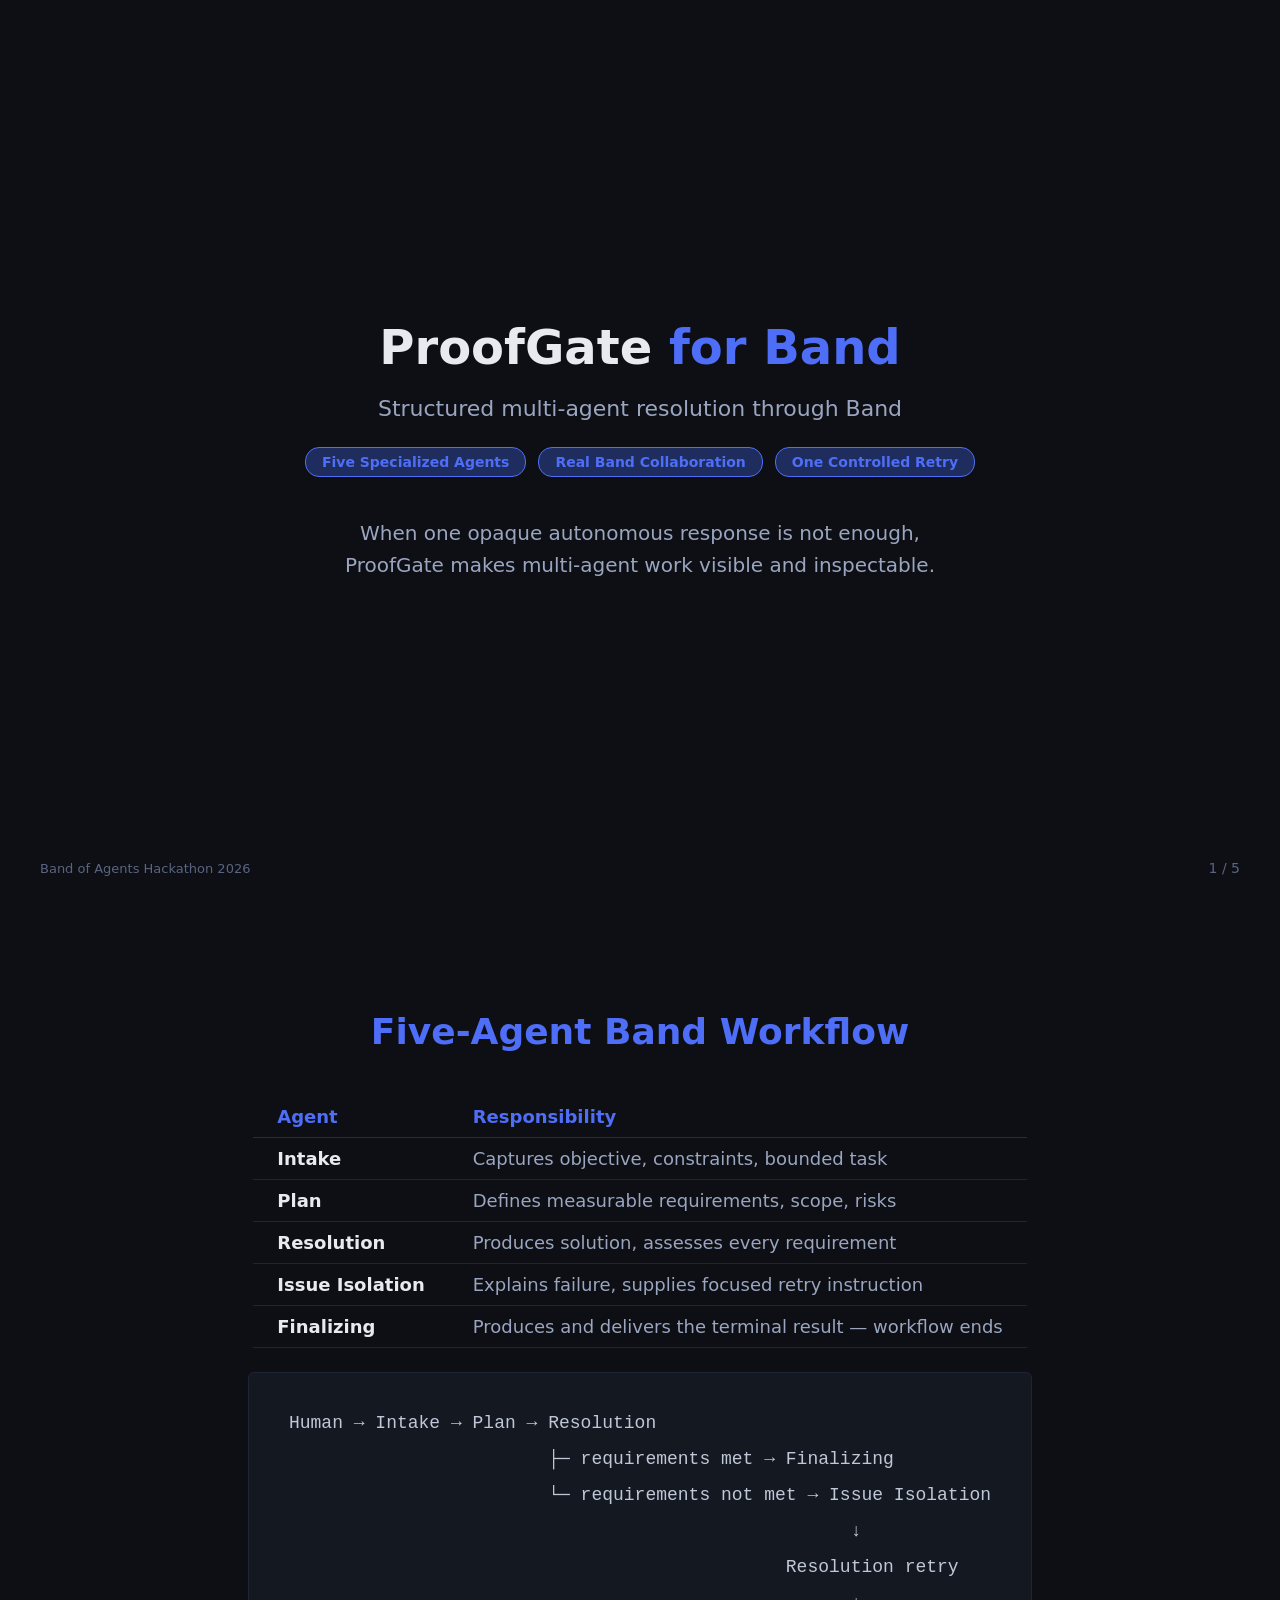
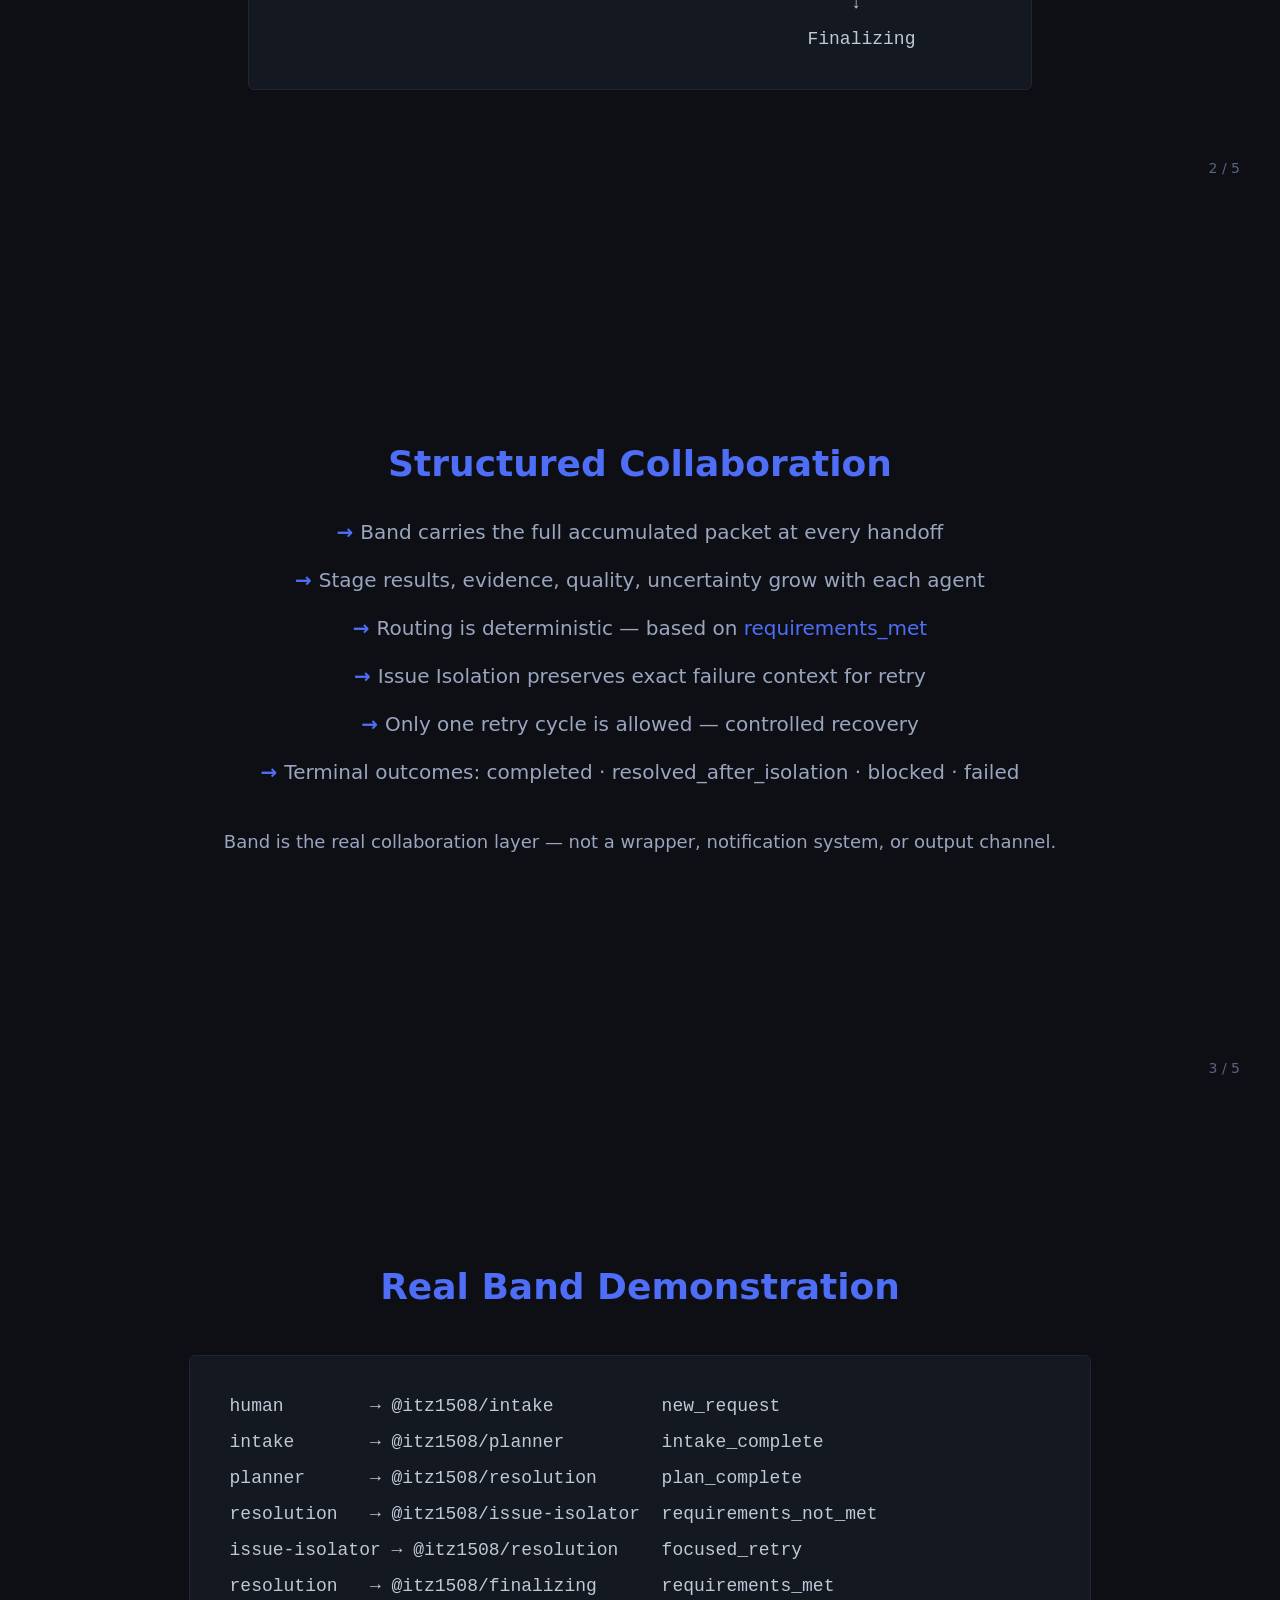
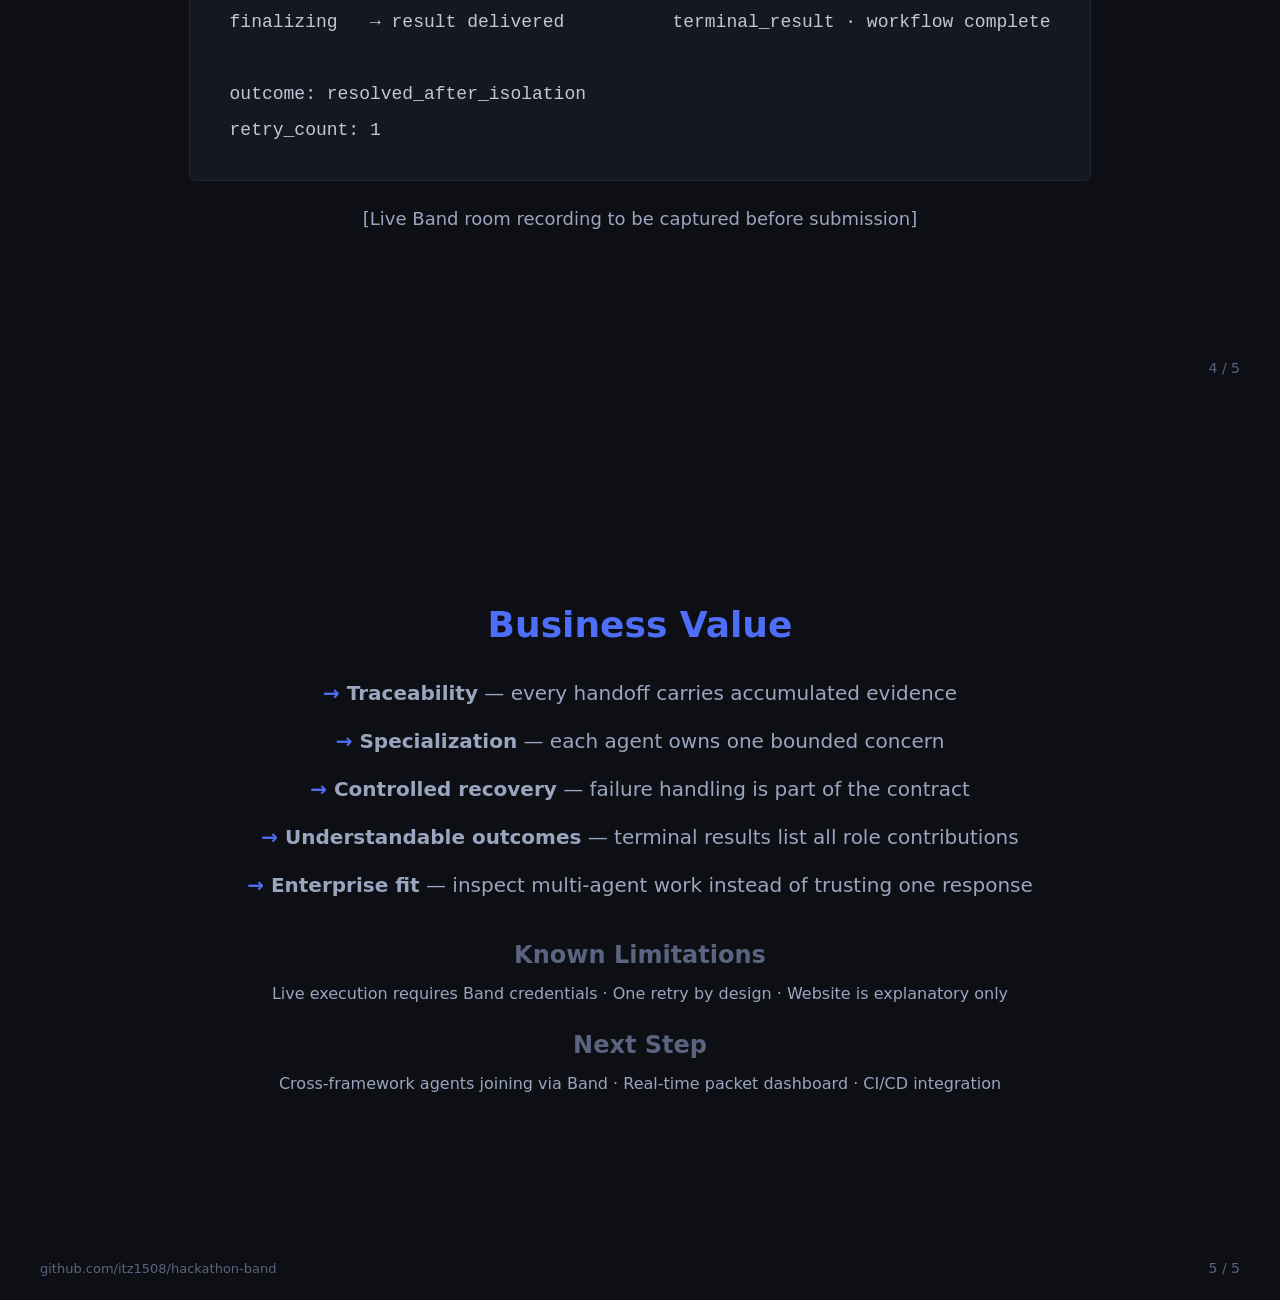
<file: docs/submission/slides/proofgate-band-slides.html>
<!DOCTYPE html>
<html lang="en">
<head>
<meta charset="UTF-8">
<title>ProofGate for Band — Slides</title>
<style>
@page { size: landscape; margin: 0; }
* { box-sizing: border-box; margin: 0; padding: 0; }
body { font-family: 'Inter', 'Segoe UI', system-ui, sans-serif; background: #0d0f14; color: #e8eaf0; }
.slide {
  width: 100vw; height: 100vh;
  display: flex; flex-direction: column; justify-content: center; align-items: center;
  padding: 60px 80px;
  page-break-after: always;
  position: relative;
}
.slide:last-child { page-break-after: avoid; }
.slide-number { position: absolute; bottom: 24px; right: 40px; font-size: 14px; color: #5a6480; }
h1 { font-size: 48px; font-weight: 700; margin-bottom: 16px; text-align: center; }
h2 { font-size: 36px; font-weight: 700; margin-bottom: 24px; color: #4f6ef7; text-align: center; }
h3 { font-size: 24px; font-weight: 600; margin-bottom: 12px; }
p, li { font-size: 22px; line-height: 1.6; color: #9aa5c0; max-width: 900px; text-align: center; }
ul { list-style: none; text-align: left; max-width: 800px; }
ul li { padding: 8px 0; font-size: 20px; }
ul li::before { content: "→ "; color: #4f6ef7; font-weight: 700; }
.highlight { color: #4f6ef7; }
.workflow-diagram { font-family: 'Cascadia Code', monospace; font-size: 18px; background: #141820; border: 1px solid #1e2535; border-radius: 6px; padding: 32px 40px; text-align: left; line-height: 2; white-space: pre; color: #c0c8d8; margin-top: 24px; }
.role-table { border-collapse: collapse; margin-top: 20px; font-size: 18px; }
.role-table th { text-align: left; padding: 10px 24px; color: #4f6ef7; border-bottom: 1px solid #252d3d; }
.role-table td { padding: 10px 24px; color: #9aa5c0; border-bottom: 1px solid #1e2535; }
.role-table td:first-child { color: #e8eaf0; font-weight: 600; }
.badge-row { display: flex; gap: 12px; margin-top: 20px; flex-wrap: wrap; justify-content: center; }
.badge { padding: 6px 16px; font-size: 14px; font-weight: 600; border-radius: 14px; background: #1e2d5e; color: #4f6ef7; border: 1px solid #4f6ef7; }
.footer-label { position: absolute; bottom: 24px; left: 40px; font-size: 13px; color: #5a6480; }
@media print {
  .slide { width: 100%; height: 100vh; }
  body { -webkit-print-color-adjust: exact; print-color-adjust: exact; }
}
</style>
</head>
<body>

<!-- Slide 1: Problem and Product -->
<div class="slide">
  <h1>ProofGate <span class="highlight">for Band</span></h1>
  <p>Structured multi-agent resolution through Band</p>
  <div class="badge-row">
    <span class="badge">Five Specialized Agents</span>
    <span class="badge">Real Band Collaboration</span>
    <span class="badge">One Controlled Retry</span>
  </div>
  <p style="margin-top: 40px; font-size: 20px;">When one opaque autonomous response is not enough,<br>ProofGate makes multi-agent work visible and inspectable.</p>
  <span class="footer-label">Band of Agents Hackathon 2026</span>
  <span class="slide-number">1 / 5</span>
</div>

<!-- Slide 2: Five-Agent Workflow -->
<div class="slide">
  <h2>Five-Agent Band Workflow</h2>
  <table class="role-table">
    <tr><th>Agent</th><th>Responsibility</th></tr>
    <tr><td>Intake</td><td>Captures objective, constraints, bounded task</td></tr>
    <tr><td>Plan</td><td>Defines measurable requirements, scope, risks</td></tr>
    <tr><td>Resolution</td><td>Produces solution, assesses every requirement</td></tr>
    <tr><td>Issue Isolation</td><td>Explains failure, supplies focused retry instruction</td></tr>
    <tr><td>Finalizing</td><td>Produces and delivers the terminal result — workflow ends</td></tr>
  </table>
  <div class="workflow-diagram">Human → Intake → Plan → Resolution
                        ├─ requirements met → Finalizing
                        └─ requirements not met → Issue Isolation
                                                    ↓
                                              Resolution retry
                                                    ↓
                                                Finalizing</div>
  <span class="slide-number">2 / 5</span>
</div>

<!-- Slide 3: Structured Collaboration and Recovery -->
<div class="slide">
  <h2>Structured Collaboration</h2>
  <ul>
    <li>Band carries the full accumulated packet at every handoff</li>
    <li>Stage results, evidence, quality, uncertainty grow with each agent</li>
    <li>Routing is deterministic — based on <span class="highlight">requirements_met</span></li>
    <li>Issue Isolation preserves exact failure context for retry</li>
    <li>Only one retry cycle is allowed — controlled recovery</li>
    <li>Terminal outcomes: completed · resolved_after_isolation · blocked · failed</li>
  </ul>
  <p style="margin-top: 32px; font-size: 18px;">Band is the real collaboration layer — not a wrapper, notification system, or output channel.</p>
  <span class="slide-number">3 / 5</span>
</div>

<!-- Slide 4: Real Band Demonstration -->
<div class="slide">
  <h2>Real Band Demonstration</h2>
  <div class="workflow-diagram">human        → @itz1508/intake          new_request
intake       → @itz1508/planner         intake_complete
planner      → @itz1508/resolution      plan_complete
resolution   → @itz1508/issue-isolator  requirements_not_met
issue-isolator → @itz1508/resolution    focused_retry
resolution   → @itz1508/finalizing      requirements_met
finalizing   → result delivered          terminal_result · workflow complete

outcome: resolved_after_isolation
retry_count: 1</div>
  <p style="margin-top: 24px; font-size: 18px;">
    [Live Band room recording to be captured before submission]
  </p>
  <span class="slide-number">4 / 5</span>
</div>

<!-- Slide 5: Business Value and Next Steps -->
<div class="slide">
  <h2>Business Value</h2>
  <ul>
    <li><strong>Traceability</strong> — every handoff carries accumulated evidence</li>
    <li><strong>Specialization</strong> — each agent owns one bounded concern</li>
    <li><strong>Controlled recovery</strong> — failure handling is part of the contract</li>
    <li><strong>Understandable outcomes</strong> — terminal results list all role contributions</li>
    <li><strong>Enterprise fit</strong> — inspect multi-agent work instead of trusting one response</li>
  </ul>
  <h3 style="margin-top: 32px; color: #5a6480;">Known Limitations</h3>
  <p style="font-size: 16px;">Live execution requires Band credentials · One retry by design · Website is explanatory only</p>
  <h3 style="margin-top: 24px; color: #5a6480;">Next Step</h3>
  <p style="font-size: 16px;">Cross-framework agents joining via Band · Real-time packet dashboard · CI/CD integration</p>
  <span class="footer-label">github.com/itz1508/hackathon-band</span>
  <span class="slide-number">5 / 5</span>
</div>

</body>
</html>
<!--
  PRINT TO PDF INSTRUCTIONS:
  1. Open this HTML file in a browser (Chrome recommended)
  2. Press Ctrl+P (or Cmd+P on Mac)
  3. Destination: Save as PDF
  4. Layout: Landscape
  5. Margins: None
  6. Background graphics: Enabled
  7. Save as: proofgate-band-slides.pdf
-->
</file>
